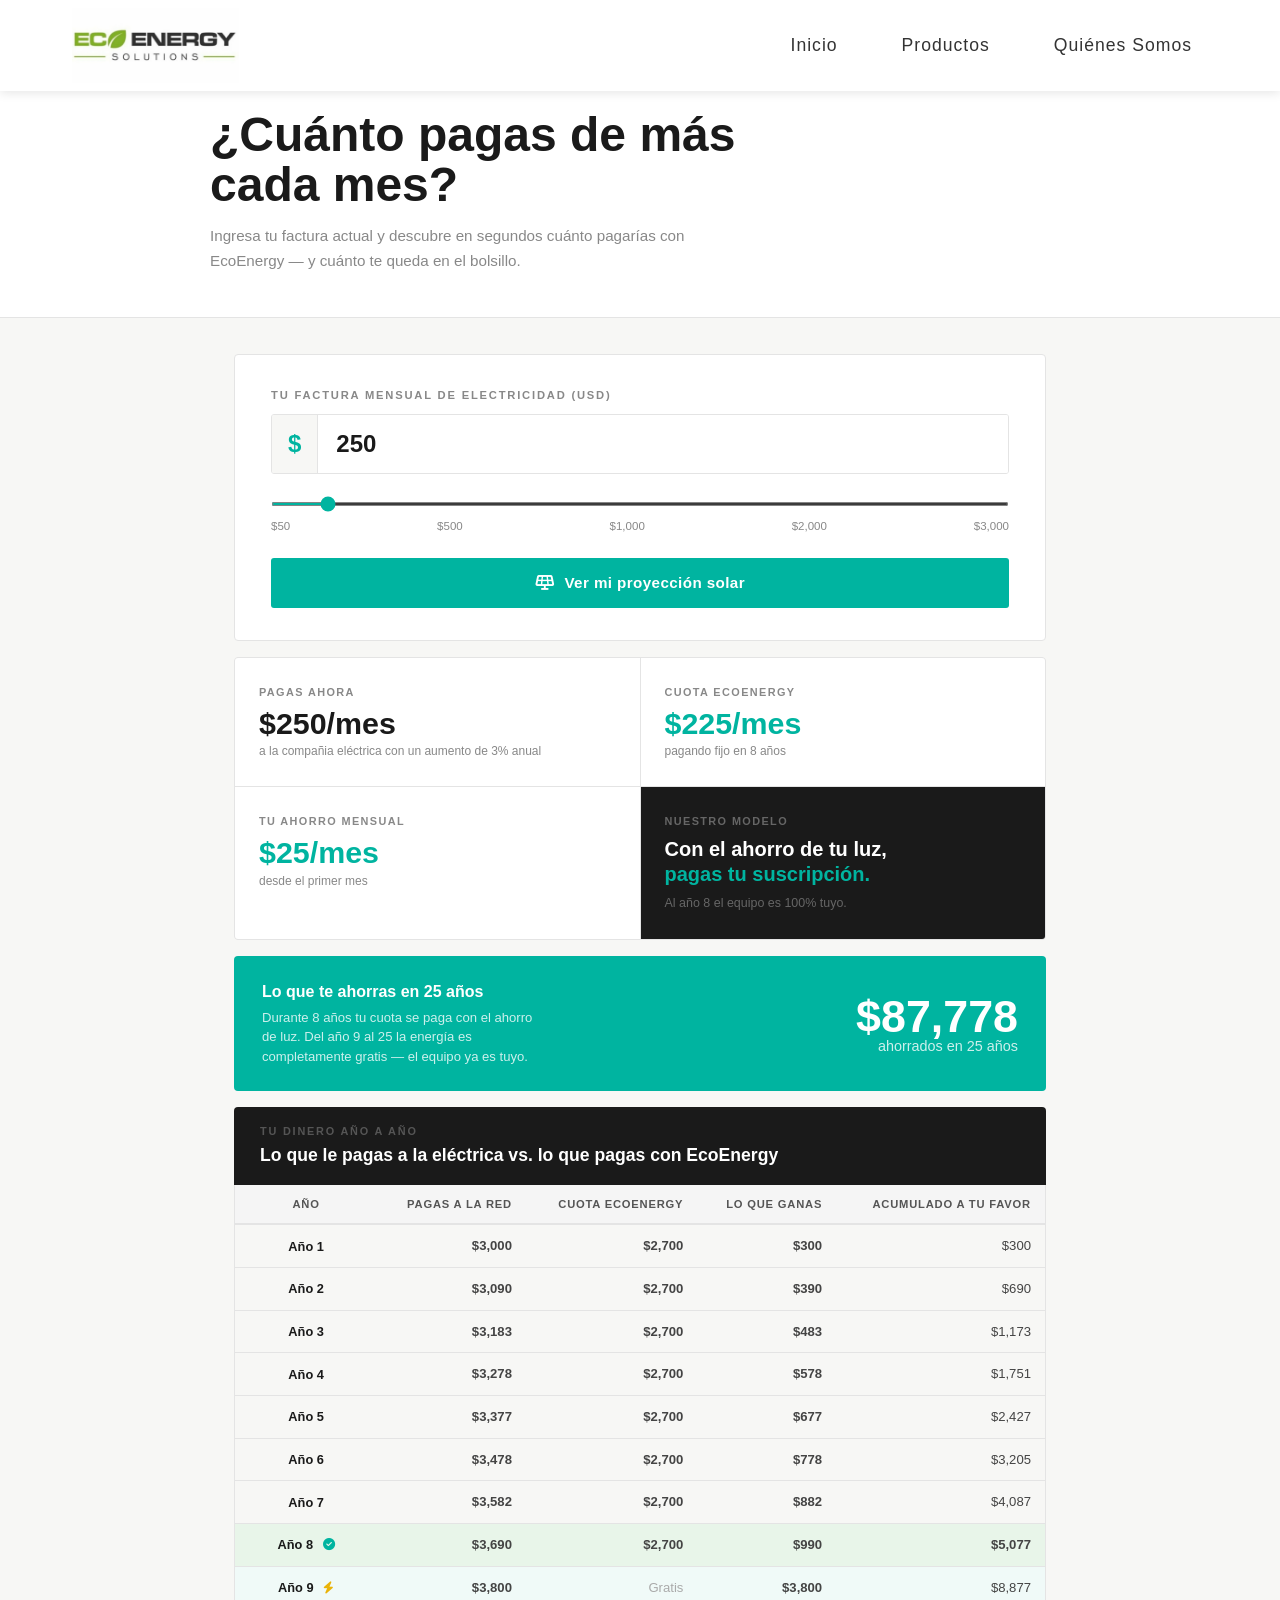
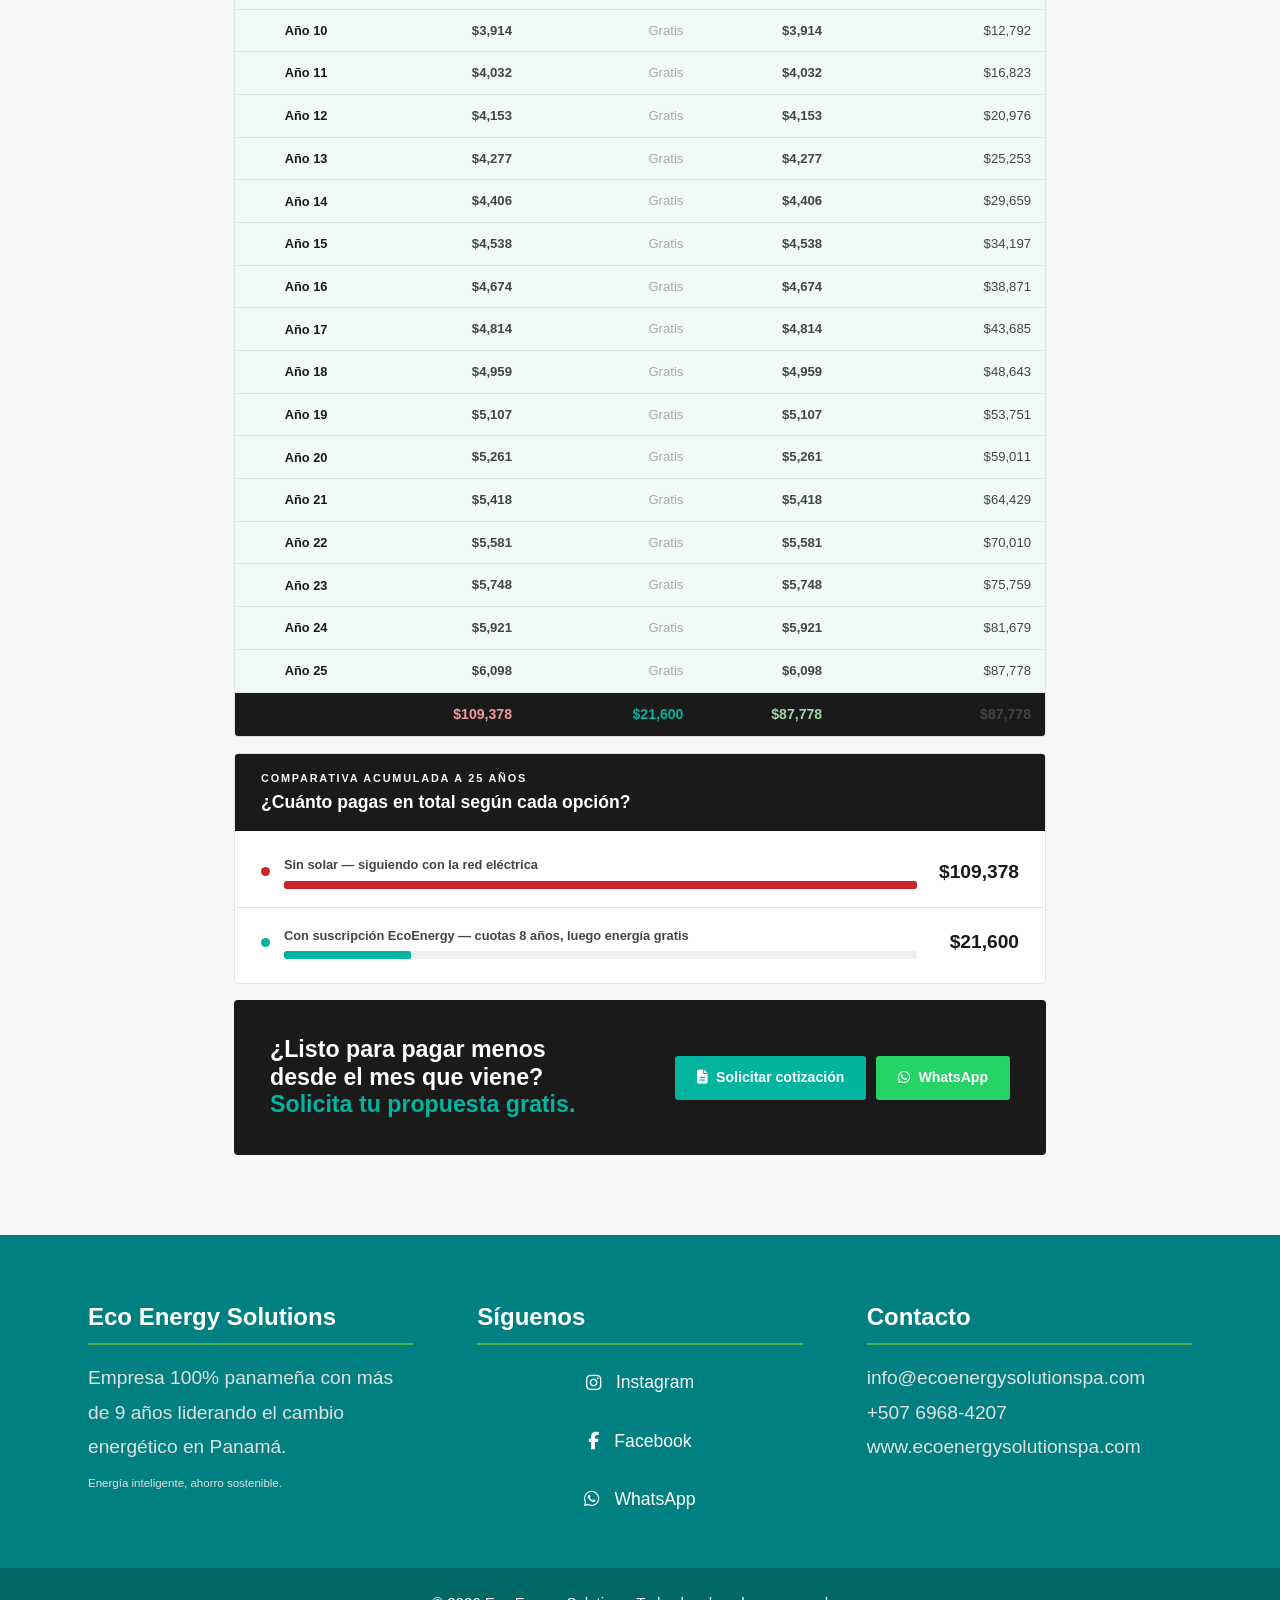
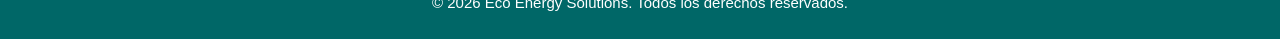
<file: calculadora.html>
<!DOCTYPE html>
<html lang="es">
<head>
<meta charset="UTF-8">
<meta name="viewport" content="width=device-width, initial-scale=1.0">
<title>Calculadora Solar — Eco Energy Solutions</title>
<link rel="stylesheet" href="https://cdnjs.cloudflare.com/ajax/libs/font-awesome/6.4.0/css/all.min.css">
  <link rel="stylesheet" href="styles.css">
  <link rel="stylesheet" href="home.css">
  <style>
*{box-sizing:border-box;margin:0;padding:0}
:root{
  --teal:#00b4a0;
  --teal-dark:#009688;
  --ink:#1a1a1a;
  --ink2:#444;
  --ink3:#888;
  --line:#e4e4e4;
  --bg:#f7f7f5;
  --white:#ffffff;
}
body{font-family:Arial, sans-serif;background:var(--bg);color:var(--ink);font-size:15px;line-height:1.5}

/* NAV - Igual al del index.html */
.navbar {
  position: fixed;
  top: 0;
  left: 0;
  width: 100%;
  z-index: 1000;
  background: white;
  box-shadow: 0 2px 10px rgba(0, 0, 0, 0.1);
  padding: 0;
}

.navbar-container {
  max-width: 1200px;
  margin: 0 auto;
  padding: 0 2rem;
  display: flex;
  justify-content: space-between;
  align-items: center;
}

.navbar-logo {
  display: flex;
  align-items: center;
  padding: 0.5rem 0;
}

.logo-img {
  height: 100px;
  max-height: 75px;
  width: auto;
  transition: transform 0.3s ease;
}

.navbar-menu {
  display: flex;
  list-style: none;
  gap: 2rem;
  margin: 0;
  padding: 0;
}

.nav-link {
  color: #333;
  text-decoration: none;
  font-size: 1.1rem;
  font-weight: 500;
  padding: 0.5rem 1rem;
  border-radius: 5px;
  transition: all 0.3s ease;
  position: relative;
  letter-spacing: 1px;
}

.nav-link:hover {
  color: #2e7d32;
}

.nav-link::after {
  content: '';
  position: absolute;
  bottom: 0;
  left: 50%;
  width: 0;
  height: 2px;
  background: #2e7d32;
  transition: all 0.3s ease;
  transform: translateX(-50%);
}

.nav-link:hover::after {
  width: 80%;
}

/* HEADER */
.page-header{background:var(--white);border-bottom:1px solid var(--line);padding:48px 32px 44px; padding-top: 110px}
.page-header-inner{max-width:860px;margin:0 auto}
.eyebrow{font-size:.72rem;letter-spacing:2px;text-transform:uppercase;color:var(--teal);margin-bottom:10px;font-weight:600}
.page-header h1{font-family:Arial, sans-serif;font-size:clamp(1.9rem,4vw,3rem);font-weight:700;color:var(--ink);line-height:1.05;margin-bottom:12px}
.page-header p{color:var(--ink3);max-width:500px;font-size:.95rem;line-height:1.65}

/* MAIN */
.main{max-width:860px;margin:0 auto;padding:36px 24px 80px}

/* INPUT CARD */
.card{background:var(--white);border:1px solid var(--line);border-radius:4px;padding:32px 36px;margin-bottom:16px}
.field-label{font-size:.7rem;letter-spacing:1.8px;text-transform:uppercase;color:var(--ink3);font-weight:600;margin-bottom:10px;display:block}
.amount-row{display:flex;align-items:center;border:1.5px solid var(--line);border-radius:3px;overflow:hidden;transition:border-color .2s}
.amount-row:focus-within{border-color:var(--teal)}
.amount-prefix{padding:0 16px;font-size:1.5rem;font-weight:700;color:var(--teal);background:var(--bg);border-right:1px solid var(--line);height:58px;display:flex;align-items:center}
.amount-input{border:none;outline:none;font-size:1.5rem;font-weight:700;font-family:Arial, sans-serif;color:var(--ink);padding:0 18px;height:58px;flex:1;background:var(--white);min-width:0}
.slide-row{margin-top:16px}
.slide-row input[type=range]{width:100%;accent-color:var(--teal);cursor:pointer;height:4px}
.slide-marks{display:flex;justify-content:space-between;margin-top:6px;font-size:.72rem;color:var(--ink3)}
.calc-btn{margin-top:22px;background:var(--teal);color:var(--white);border:none;padding:0 32px;height:50px;font-family:Arial, sans-serif;font-size:.95rem;font-weight:600;letter-spacing:.4px;cursor:pointer;border-radius:3px;transition:background .2s;display:inline-flex;align-items:center;gap:10px;width:100%;justify-content:center}
.calc-btn:hover{background:var(--teal-dark)}

/* RESULTADO */
#resultado{display:none}
#resultado.show{display:block;animation:rise .4s ease}
@keyframes rise{from{opacity:0;transform:translateY(14px)}to{opacity:1;transform:translateY(0)}}

/* GRID 2x2 */
.resumen-grid{display:grid;grid-template-columns:1fr 1fr;gap:1px;background:var(--line);border:1px solid var(--line);border-radius:4px;overflow:hidden;margin-bottom:16px}
.rc{background:var(--white);padding:26px 24px}
.rc-label{font-size:.68rem;letter-spacing:1.4px;text-transform:uppercase;color:var(--ink3);font-weight:600;margin-bottom:8px}
.rc-val{font-family:Arial, sans-serif;font-size:1.9rem;font-weight:700;color:var(--ink);line-height:1;margin-bottom:5px}
.rc-val.teal{color:var(--teal)}
.rc-sub{font-size:.75rem;color:var(--ink3);line-height:1.4}

/* celda especial — eslogan */
.rc.slogan{background:var(--ink);display:flex;flex-direction:column;justify-content:center}
.rc.slogan .rc-label{color:#666}
.rc.slogan .slogan-text{font-family:Arial, sans-serif;font-size:1.25rem;font-weight:700;color:var(--white);line-height:1.25;margin-bottom:8px}
.rc.slogan .slogan-text em{color:var(--teal);font-style:normal}
.rc.slogan .rc-sub{color:#666;font-size:.78rem}

/* AHORRO BANNER */
.ahorro-banner{background:var(--teal);border-radius:4px;padding:24px 28px;display:flex;align-items:center;justify-content:space-between;gap:16px;margin-bottom:16px;flex-wrap:wrap}
.ab-text strong{color:var(--white);font-size:1rem;display:block;margin-bottom:4px;font-weight:700}
.ab-text p{color:rgba(255,255,255,.8);font-size:.82rem;max-width:280px;line-height:1.5}
.ab-num{font-family:Arial, sans-serif;font-size:2.8rem;font-weight:700;color:var(--white);line-height:1;text-align:right}
.ab-num small{font-size:.9rem;font-weight:500;opacity:.8;display:block}

/* BARRAS */
.compare-card{background:var(--white);border:1px solid var(--line);border-radius:4px;overflow:hidden;margin-bottom:16px}
.compare-header{background:var(--ink);padding:16px 26px}
.compare-header p{color:#f8f6f6;font-size:.68rem;letter-spacing:1.8px;text-transform:uppercase;font-weight:600}
.compare-header h2{color:var(--white);font-family:Arial, sans-serif;font-size:1.1rem;font-weight:600;margin-top:3px}
.compare-rows{padding:6px 0}
.compare-row{display:flex;align-items:center;padding:18px 26px;border-bottom:1px solid var(--line);gap:14px}
.compare-row:last-child{border-bottom:none}
.cr-dot{width:9px;height:9px;border-radius:50%;flex-shrink:0}
.cr-dot.red{background:#c62828}
.cr-dot.teal{background:var(--teal)}
.cr-dot.gray{background:#90a4ae}
.cr-info{flex:1;min-width:0}
.cr-label{font-size:.8rem;font-weight:600;color:var(--ink2);margin-bottom:6px}
.cr-track{height:8px;background:#efefef;border-radius:2px;overflow:hidden}
.cr-fill{height:100%;border-radius:2px;transition:width 1.1s cubic-bezier(.4,0,.2,1)}
.cr-fill.red{background:#c62828}
.cr-fill.teal{background:var(--teal)}
.cr-fill.gray{background:#90a4ae}
.cr-val{font-family:Arial, sans-serif;font-size:1.2rem;font-weight:700;color:var(--ink);white-space:nowrap;min-width:88px;text-align:right}

/* CTA */
.cta-strip{background:var(--ink);padding:36px;border-radius:4px;display:flex;align-items:center;justify-content:space-between;gap:24px;flex-wrap:wrap}
.cta-strip h2{font-family:Arial, sans-serif;font-size:1.45rem;font-weight:700;color:var(--white);line-height:1.2}
.cta-strip h2 em{color:var(--teal);font-style:normal}
.cta-btns{display:flex;gap:10px;flex-wrap:wrap}
.btn-teal{background:var(--teal);color:var(--white);text-decoration:none;padding:0 22px;height:44px;display:inline-flex;align-items:center;gap:8px;border-radius:3px;font-weight:600;font-size:.88rem;transition:background .2s}
.btn-teal:hover{background:var(--teal-dark)}
.btn-wa{background:#25d366;color:var(--white);text-decoration:none;padding:0 22px;height:44px;display:inline-flex;align-items:center;gap:8px;border-radius:3px;font-weight:600;font-size:.88rem;transition:background .2s}
.btn-wa:hover{background:#1ebc58}

/* Footer - usa los estilos de home.css */
.footer {
    font-family: Arial, sans-serif;
}

@media(max-width:620px){
  .resumen-grid{grid-template-columns:1fr}
  .ahorro-banner{flex-direction:column;text-align:center}
  .ab-num{text-align:center;font-size:2.2rem}
  .cta-strip{flex-direction:column;text-align:center;padding:28px 24px}
  .cta-btns{justify-content:center}
  .footer-grid{grid-template-columns:1fr}
  .card{padding:24px 20px}
  .nav{padding:0 16px}
  .page-header{padding:36px 20px 32px}
}

/* TABLA DE GANANCIAS */
.tabla-section{margin-bottom:16px}
.tabla-header{background:var(--ink);padding:16px 26px;border-radius:4px 4px 0 0}
.tabla-header p{color:#555;font-size:.68rem;letter-spacing:1.8px;text-transform:uppercase;font-weight:600}
.tabla-header h2{color:var(--white);font-family:Arial,sans-serif;font-size:1.1rem;font-weight:600;margin-top:3px}

.tabla-flujo{width:100%;border-collapse:collapse;font-size:.82rem}
.tabla-wrap{border:1px solid var(--line);border-top:none;border-radius:0 0 4px 4px;overflow:hidden;overflow-x:auto}
.tabla-flujo thead tr{background:#f5f5f5}
.tabla-flujo thead th{padding:11px 14px;text-align:right;font-weight:700;font-size:.7rem;letter-spacing:.8px;text-transform:uppercase;color:#555;white-space:nowrap;border-bottom:2px solid var(--line)}
.tabla-flujo thead th:first-child{text-align:center}
.tabla-flujo tbody td{padding:11px 14px;text-align:right;color:var(--ink2);border-bottom:1px solid var(--line)}
.tabla-flujo tbody td:first-child{text-align:center;font-weight:700;color:var(--ink);font-size:.8rem}
.tabla-flujo tbody tr:last-child td{border-bottom:none}
.tabla-flujo tbody tr:hover{background:#fafff9}

/* Columna red — rojo suave */
.col-red{color:#c62828;font-weight:600}
/* Columna eco — teal */
.col-eco{color:var(--teal);font-weight:700}
/* Columna ahorro — verde oscuro destacado */
.col-win{color:#1b5e20;font-weight:700}
/* Fila año 8 — equipo libre */
.row-libre td{background:#e8f5e9;font-weight:700;color:#1b5e20}
/* Filas años 9+ — energía gratis */
.row-gratis td{background:#f0faf8}
.row-gratis .col-eco{color:#888;font-weight:400}
/* Fila total */
.row-total td{background:var(--ink);color:var(--white);font-weight:700;font-size:.88rem}
.row-total .col-red{color:#ef9a9a;font-weight:700}
.row-total .col-eco{color:var(--teal);font-weight:700}
.row-total .col-win{color:#a5d6a7;font-weight:700}
</style>
</head>
<body>

<nav class="navbar">
  <div class="navbar-container">
    <a href="/" class="navbar-logo">
      <img src="logo-ecoenergy.jpeg" alt="Logo Eco Energy Solutions" class="logo-img">
    </a>
    <ul class="navbar-menu">
      <li><a href="/" class="nav-link">Inicio</a></li>
      <li><a href="/productos" class="nav-link">Productos</a></li>
      <li><a href="/#quienes-somos" class="nav-link">Quiénes Somos</a></li>
    </ul>
  </div>
</nav>

<div class="page-header">
  <div class="page-header-inner">
    <h1>¿Cuánto pagas de más<br>cada mes?</h1>
    <p>Ingresa tu factura actual y descubre en segundos cuánto pagarías con EcoEnergy — y cuánto te queda en el bolsillo.</p>
  </div>
</div>

<div class="main">

  <!-- INPUT -->
  <div class="card">
    <label class="field-label">Tu factura mensual de electricidad (USD)</label>
    <div class="amount-row">
      <span class="amount-prefix">$</span>
      <input class="amount-input" type="number" id="bill" min="50" max="3000" step="5" value="250"
        oninput="document.getElementById('slider').value=this.value; calcular()">
    </div>
    <div class="slide-row">
      <input type="range" id="slider" min="50" max="3000" step="5" value="250"
        oninput="document.getElementById('bill').value=this.value; calcular()">
      <div class="slide-marks"><span>$50</span><span>$500</span><span>$1,000</span><span>$2,000</span><span>$3,000</span></div>
    </div>
    <button class="calc-btn" onclick="calcular()">
      <i class="fas fa-solar-panel"></i> Ver mi proyección solar
    </button>
  </div>

  <!-- RESULTADO -->
  <div id="resultado">

    <!-- GRID 2x2 -->
    <div class="resumen-grid">
      <div class="rc">
        <div class="rc-label">Pagas ahora</div>
        <div class="rc-val" id="r-red">—</div>
        <div class="rc-sub">a la compañia eléctrica con un aumento de 3% anual</div>
      </div>
      <div class="rc">
        <div class="rc-label">Cuota EcoEnergy</div>
        <div class="rc-val teal" id="r-cuota">—</div>
        <div class="rc-sub">pagando fijo en 8 años</div>
      </div>
      <div class="rc">
        <div class="rc-label">Tu ahorro mensual</div>
        <div class="rc-val teal" id="r-ahorro-mes">—</div>
        <div class="rc-sub">desde el primer mes</div>
      </div>
      <div class="rc slogan">
        <div class="rc-label">Nuestro modelo</div>
        <div class="slogan-text">Con el ahorro de tu luz,<br><em>pagas tu suscripción.</em></div>
        <div class="rc-sub">Al año 8 el equipo es 100% tuyo.</div>
      </div>
    </div>

    <!-- AHORRO 25 AÑOS -->
    <div class="ahorro-banner">
      <div class="ab-text">
        <strong>Lo que te ahorras en 25 años</strong>
        <p>Durante 8 años tu cuota se paga con el ahorro de luz. Del año 9 al 25 la energía es completamente gratis — el equipo ya es tuyo.</p>
      </div>
      <div class="ab-num">
        <span id="r-ahorro8">—</span>
        <small>ahorrados en 25 años</small>
      </div>
    </div>

    <!-- TABLA DE GANANCIAS AÑO A AÑO -->
    <div class="tabla-section">
      <div class="tabla-header">
        <p>Tu dinero año a año</p>
        <h2>Lo que le pagas a la eléctrica vs. lo que pagas con EcoEnergy</h2>
      </div>
      <div class="tabla-wrap">
        <table class="tabla-flujo">
          <thead>
            <tr>
              <th>Año</th>
              <th class="col-red">Pagas a la red</th>
              <th class="col-eco">Cuota EcoEnergy</th>
              <th class="col-win">Lo que ganas</th>
              <th>Acumulado a tu favor</th>
            </tr>
          </thead>
          <tbody id="flujo-body"></tbody>
        </table>
      </div>
    </div>

    <!-- BARRAS 25 AÑOS -->
    <div class="compare-card">
      <div class="compare-header">
        <p>Comparativa acumulada a 25 años</p>
        <h2>¿Cuánto pagas en total según cada opción?</h2>
      </div>
      <div class="compare-rows">
        <div class="compare-row">
          <div class="cr-dot red"></div>
          <div class="cr-info">
            <div class="cr-label">Sin solar — siguiendo con la red eléctrica</div>
            <div class="cr-track"><div class="cr-fill red" id="b-red" style="width:0%"></div></div>
          </div>
          <div class="cr-val" id="b-red-val">—</div>
        </div>
        <div class="compare-row">
          <div class="cr-dot teal"></div>
          <div class="cr-info">
            <div class="cr-label">Con suscripción EcoEnergy — cuotas 8 años, luego energía gratis</div>
            <div class="cr-track"><div class="cr-fill teal" id="b-eco" style="width:0%"></div></div>
          </div>
          <div class="cr-val" id="b-eco-val">—</div>
        </div>
        </div> <!-- cierra compare-rows -->
      </div> <!-- cierra compare-card -->
    </div> <!-- cierra #resultado -->

    <!-- CTA -->
    <div class="cta-strip">
      <h2>¿Listo para pagar menos<br>desde el mes que viene?<br><em>Solicita tu propuesta gratis.</em></h2>
      <div class="cta-btns">
        <a href="/index.html#contacto" class="btn-teal"><i class="fas fa-file-alt"></i> Solicitar cotización</a>
        <a id="wa-btn" href="https://wa.me/50769684207" target="_blank" class="btn-wa"><i class="fab fa-whatsapp"></i> WhatsApp</a>
      </div>
    </div>

  </div> <!-- cierra .main -->

<!-- Footer -->
<footer class="footer">
  <div class="footer-container">
    <div class="footer-section">
      <h3>Eco Energy Solutions</h3>
      <p>Empresa 100% panameña con más de 9 años liderando el cambio energético en Panamá.</p>
      <p style="margin-top:8px;color:rgb(224, 224, 224);font-size:.72rem">Energía inteligente, ahorro sostenible.</p>
    </div>
    <div class="footer-section">
      <h3>Síguenos</h3>
      <div class="social-links">
        <a href="https://www.instagram.com/ecoenergysolutionspty/" target="_blank" class="social-link">
          <i class="fab fa-instagram" style="margin-right:7px"></i>Instagram
        </a>
        <a href="https://www.facebook.com/EcoEnergySolutionsPTY/" target="_blank" class="social-link">
          <i class="fab fa-facebook-f" style="margin-right:7px"></i>Facebook
        </a>
        <a href="https://wa.me/50769684207" target="_blank" class="social-link">
          <i class="fab fa-whatsapp" style="margin-right:7px"></i>WhatsApp
        </a>
      </div>
    </div>
    <div class="footer-section">
      <h3>Contacto</h3>
      <p>info@ecoenergysolutionspa.com</p>
      <p>+507 6968-4207</p>
      <p>www.ecoenergysolutionspa.com</p>
    </div>
  </div>
  <div class="footer-bottom">&copy; 2026 Eco Energy Solutions. Todos los derechos reservados.</div>
</footer>

<script>
const TASA_ALZA   = 0.03;  // 3% alza anual red eléctrica
const ANOS_SUB    = 8;
// Ratio costo sistema basado en propuesta real: $11,597 para $250.89/mes
const RATIO_COST_PER_BILL = 11597 / 250.89;

function fmt(n){ return '$' + Math.round(n).toLocaleString('es-PA') }

function calcular(){
  const bill = parseFloat(document.getElementById('bill').value) || 0;
  if(bill < 50) return;

  // Descuento: 0% hasta $200, 10% arriba de $200
  const DESCUENTO = bill > 200 ? 0.10 : 0;
  const cuota      = Math.round(bill * (1 - DESCUENTO));
  const ahorroMes  = bill - cuota;
  const costoTotal = bill * RATIO_COST_PER_BILL;

  // Grid 2x2
  document.getElementById('r-red').textContent       = fmt(bill) + '/mes';
  document.getElementById('r-cuota').textContent     = fmt(cuota) + '/mes';
  document.getElementById('r-ahorro-mes').textContent = fmt(ahorroMes) + '/mes';

// Loop 25 años — tabla + acumulados
let ahorro25 = 0, totalRed25 = 0, totalEco25 = 0, acumulado = 0;
let tablaHTML = '';

for(let y = 1; y <= 25; y++){
  const redAnual = bill * 12 * Math.pow(1 + TASA_ALZA, y - 1);
  totalRed25 += redAnual;

  // Años 1-8: paga cuota. Años 9-25: energía gratis ($0)
  const cuotaAnual = y <= ANOS_SUB ? cuota * 12 : 0;
  totalEco25 += cuotaAnual;

  const gananciaAnual = redAnual - cuotaAnual;
  ahorro25 += gananciaAnual;
  acumulado += gananciaAnual;

  // Clases especiales por fila
  let rowClass = '';
  if(y === ANOS_SUB) rowClass = 'row-libre';
  else if(y > ANOS_SUB) rowClass = 'row-gratis';

  // Etiqueta especial
  let yearLabel = `Año ${y}`;
  if(y === ANOS_SUB) {
    // Icono de completado/logro en color Teal
    yearLabel = `Año ${y} <i class="fas fa-check-circle" style="color: var(--teal); margin-left: 6px; font-size: 0.95em;" title="Equipo 100% pagado"></i>`;
  }
  if(y === ANOS_SUB + 1) {
    // Icono de energía limpia en color amarillo/dorado profesional
    yearLabel = `Año ${y} <i class="fas fa-bolt" style="color: #eab308; margin-left: 6px; font-size: 0.95em;" title="Inicia energía gratis"></i>`;
  }

  // Texto cuota
  const cuotaTexto = cuotaAnual > 0 ? fmt(cuotaAnual) : '<span style="color:#aaa;font-weight:400">Gratis</span>';

  tablaHTML += `<tr class="${rowClass}">
    <td>${yearLabel}</td>
    <td class="col-red">${fmt(redAnual)}</td>
    <td class="col-eco">${cuotaTexto}</td>
    <td class="col-win">${fmt(gananciaAnual)}</td>
    <td>${fmt(acumulado)}</td>
  </tr>`;
}

// Fila TOTAL
tablaHTML += `<tr class="row-total">
  <td>TOTAL 25 AÑOS</td>
  <td class="col-red">${fmt(totalRed25)}</td>
  <td class="col-eco">${fmt(totalEco25)}</td>
  <td class="col-win">${fmt(ahorro25)}</td>
  <td>${fmt(ahorro25)}</td>
</tr>`;

document.getElementById('flujo-body').innerHTML = tablaHTML;
document.getElementById('r-ahorro8').textContent = fmt(ahorro25);

  // Barras
  const maxVal = Math.max(totalRed25, totalEco25);
  setTimeout(()=>{
    document.getElementById('b-red').style.width = '100%';
    document.getElementById('b-eco').style.width = Math.round((totalEco25) / maxVal * 100) + '%';
  }, 60);
  document.getElementById('b-red-val').textContent = fmt(totalRed25);
  document.getElementById('b-eco-val').textContent = fmt(totalEco25);

// WA precargado
const msg = encodeURIComponent(`Hola, usé la calculadora de EcoEnergy. Mi factura es de ${fmt(bill)}/mes. Con EcoEnergy pagaría ${fmt(cuota)}/mes y ganaría ${fmt(ahorro25)} en 25 años. ¿Me pueden enviar una propuesta?`);
  document.getElementById('wa-btn').href = `https://wa.me/50769684207?text=${msg}`;

  // Mostrar resultado
  const res = document.getElementById('resultado');
  if(!res.classList.contains('show')){
    res.classList.add('show');
    setTimeout(()=> res.scrollIntoView({behavior:'smooth',block:'start'}), 60);
  }
}

window.addEventListener('load', calcular);
</script>
</body>
</html>
</file>
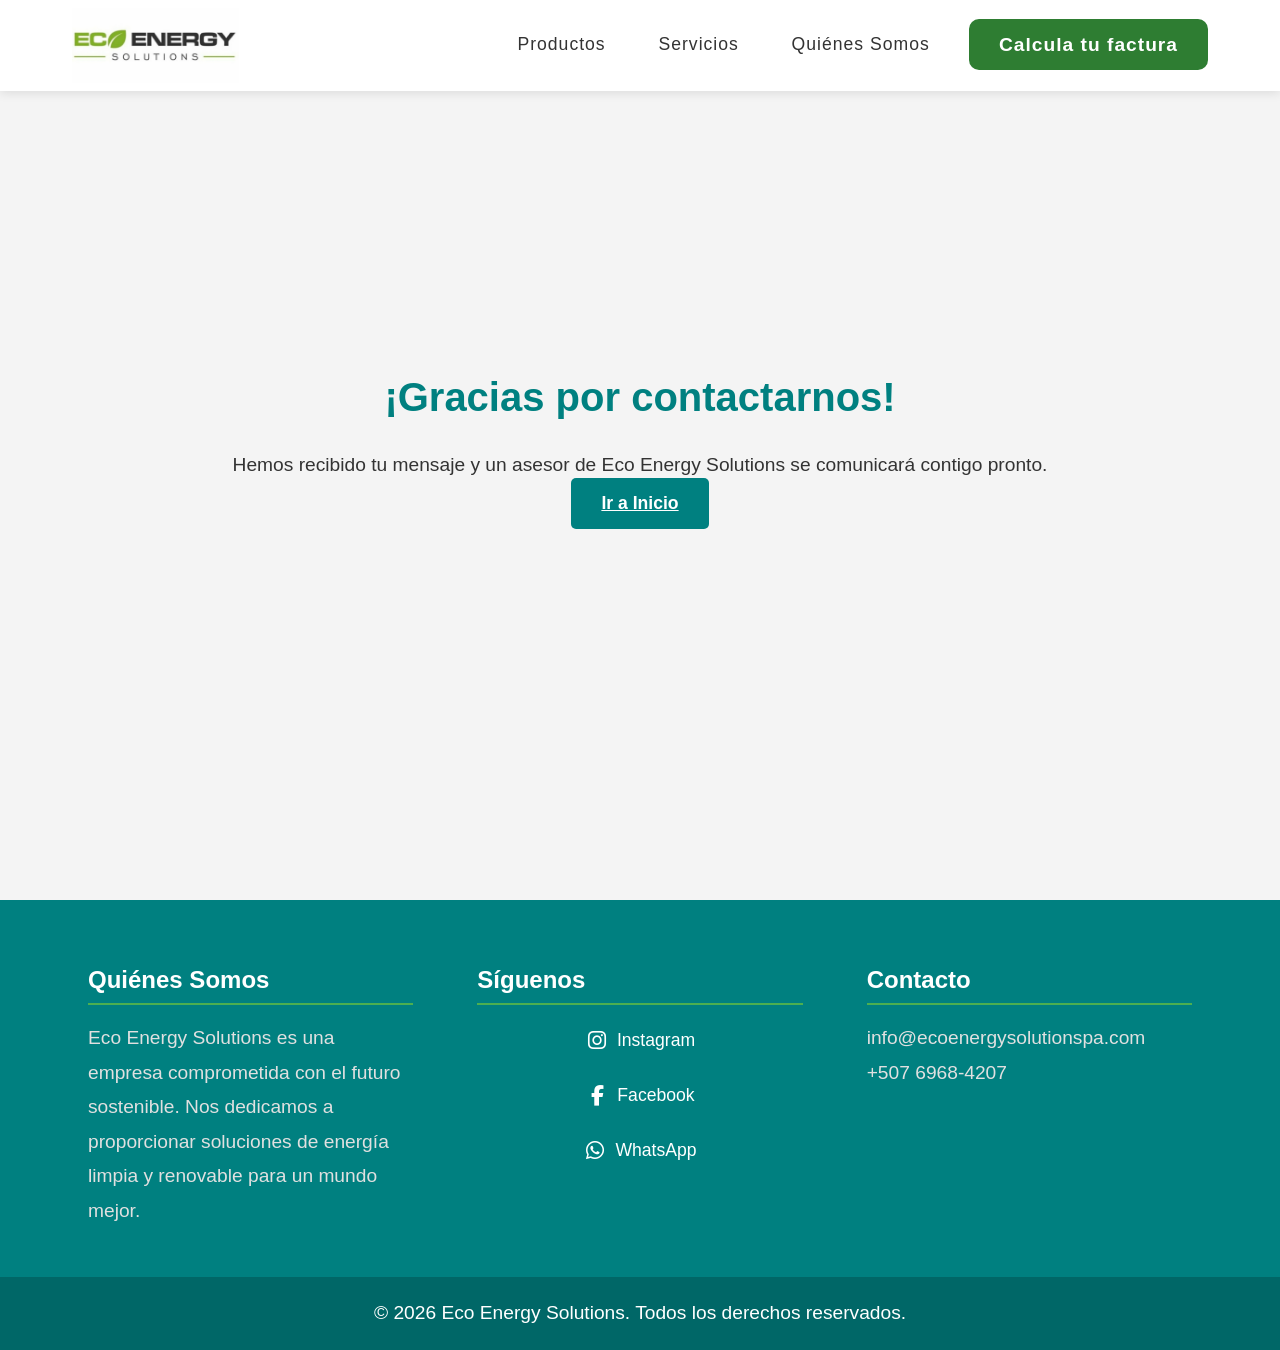
<file: gracias.html>
<!DOCTYPE html>
<html lang="es">
<head>
    <meta charset="UTF-8">
    <meta name="viewport" content="width=device-width, initial-scale=1.0">
    <title>Gracias - Eco Energy Solutions</title>
    <link rel="stylesheet" href="styles.css">
    <link rel="stylesheet" href="home.css">
    <link rel="stylesheet" href="https://cdnjs.cloudflare.com/ajax/libs/font-awesome/6.4.0/css/all.min.css">
    <link rel="stylesheet" href="https://cdn.jsdelivr.net/npm/swiper@11/swiper-bundle.min.css">
</head>
<body>
    <!-- Navegación -->
    <nav class="navbar">
        <div class="navbar-container">
            <a href="#" class="navbar-logo">
                <img src="logo-ecoenergy.jpeg" alt="Logo Eco Energy Solutions" class="logo-img">
            </a>
            <ul class="navbar-menu">
                <li><a href="productos" class="nav-link">Productos</a></li>
                <li><a href="productos" class="nav-link">Servicios</a></li>
                <li><a href="#quienes-somos" class="nav-link">Quiénes Somos</a></li>
                <li><a href="calculadora" class="nav-link btn-calcular">Calcula tu factura</a></li>
            </ul>
        </div>
    </nav>

    <!-- Sección Gracias -->
    <section class="hero" style="min-height: 60vh; display: flex; flex-direction: column; justify-content: center; align-items: center; text-align: center; padding: 2rem;">
        <h2 class="section-title">¡Gracias por contactarnos!</h2>
        <p class="thank-you-message">Hemos recibido tu mensaje y un asesor de Eco Energy Solutions se comunicará contigo pronto.</p>
        <a href="index.html" class="form-button">Ir a Inicio</a>
    </section>

    <!-- Footer -->
    <footer class="footer">
        <div class="footer-container">
            <div class="footer-section">
                <h3>Quiénes Somos</h3>
                <p>Eco Energy Solutions es una empresa comprometida con el futuro sostenible. Nos dedicamos a proporcionar soluciones de energía limpia y renovable para un mundo mejor.</p>
            </div>
            <div class="footer-section">
                <h3>Síguenos</h3>
                <div class="social-links">
                    <a href="https://www.instagram.com/ecoenergysolutionspty/" target="_blank" class="social-link">
                        <i class="fab fa-instagram social-icon"></i>
                        Instagram
                    </a>
                    <a href="https://www.facebook.com/EcoEnergySolutionsPTY/" target="_blank" class="social-link">
                        <i class="fab fa-facebook-f social-icon"></i>
                        Facebook
                    </a>
                    <a href="https://wa.me/50769684207" target="_blank" class="social-link">
                        <i class="fab fa-whatsapp social-icon"></i>
                        WhatsApp
                    </a>
                </div>
            </div>
            <div class="footer-section">
                <h3>Contacto</h3>
                <p>info@ecoenergysolutionspa.com</p>
                <p>+507 6968-4207</p>
            </div>
        </div>
        <div class="footer-bottom">
            <p>&copy; 2026 Eco Energy Solutions. Todos los derechos reservados.</p>
        </div>
    </footer>

    <script src="script.js"></script>
    <script src="https://cdn.jsdelivr.net/npm/swiper@11/swiper-bundle.min.js"></script>
</body>
</html>
</file>
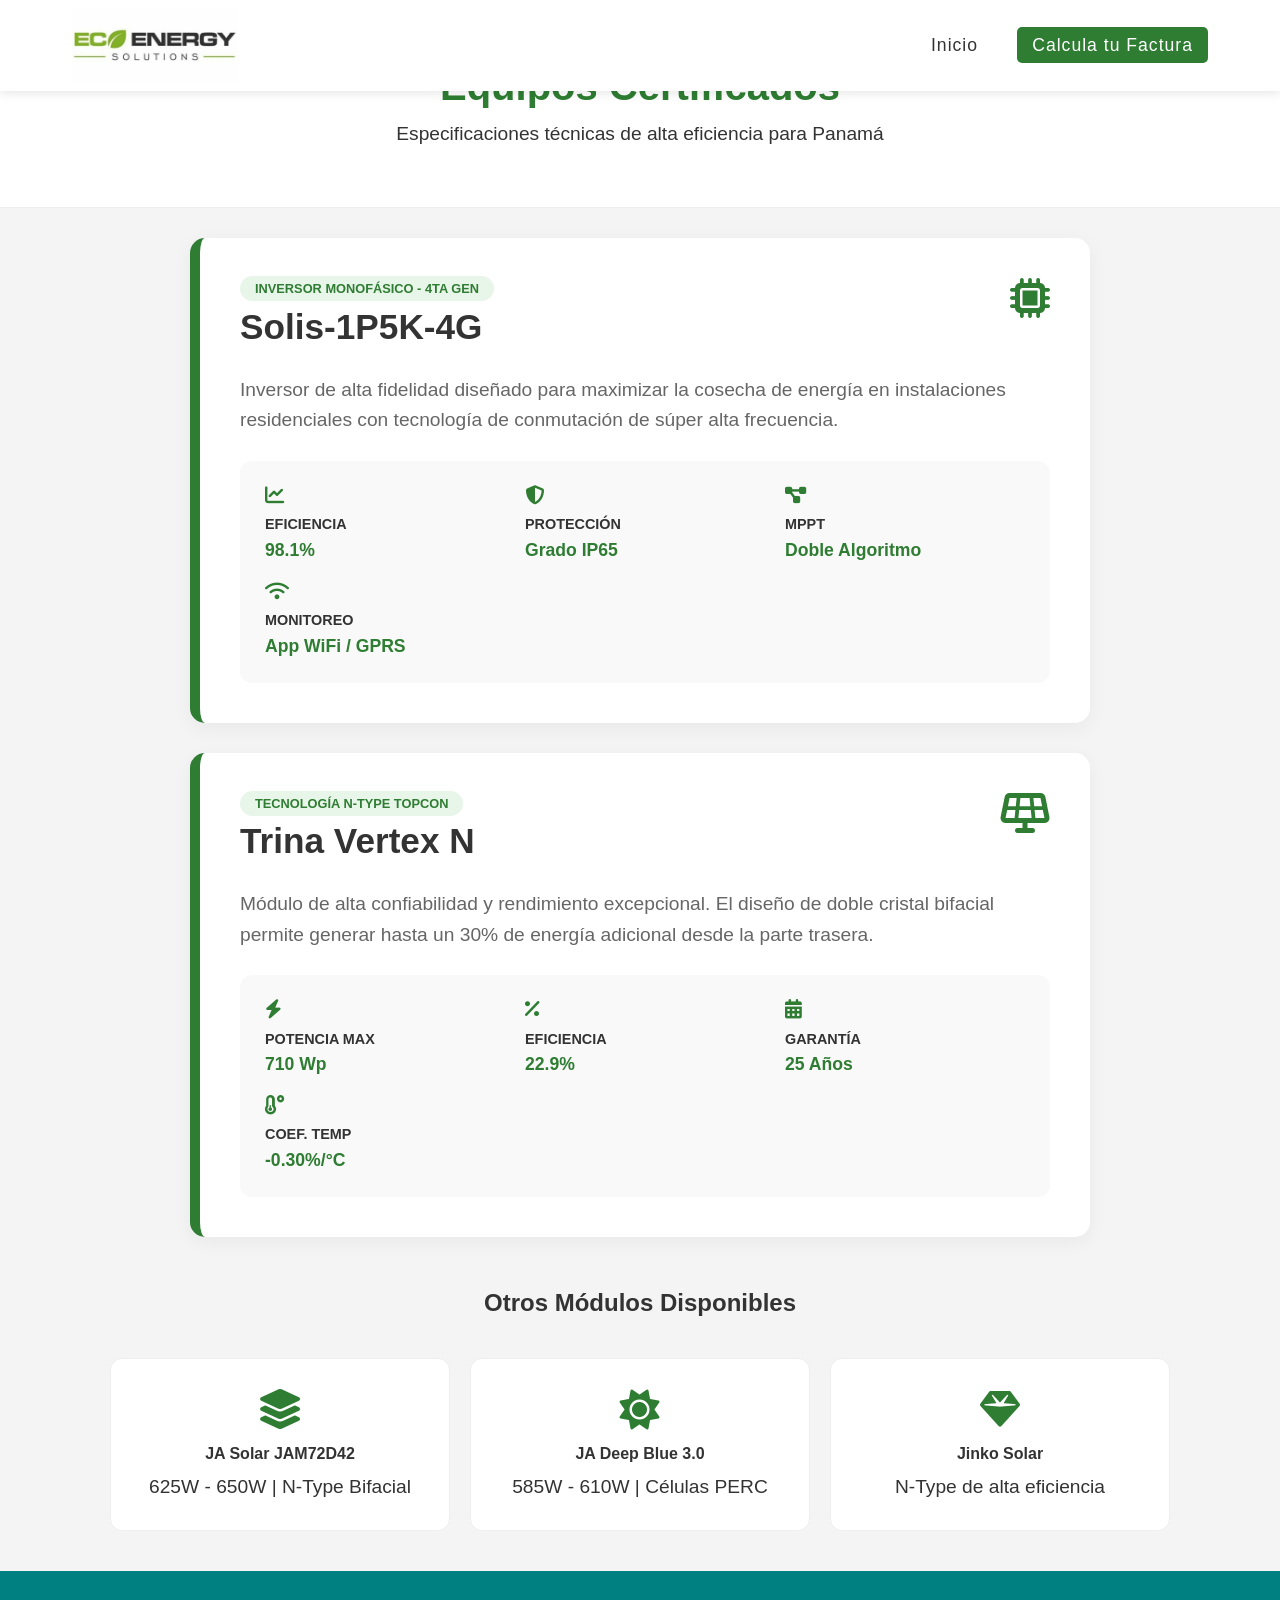
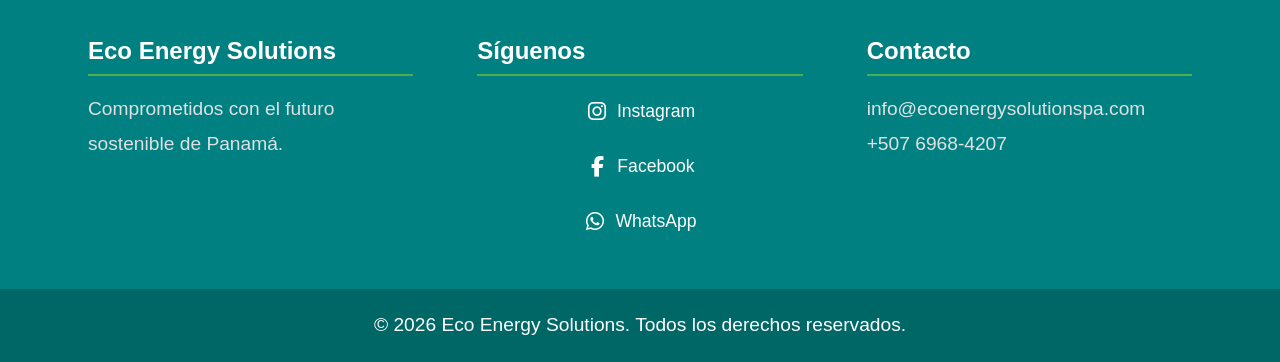
<file: productos.html>
<!DOCTYPE html>
<html lang="es">
<head>
    <meta charset="UTF-8">
    <meta name="viewport" content="width=device-width, initial-scale=1.0">
    <title>Productos - Eco Energy Solutions</title>
    <link rel="stylesheet" href="styles.css">
    <link rel="stylesheet" href="home.css">
    <link rel="stylesheet" href="https://cdnjs.cloudflare.com/ajax/libs/font-awesome/6.4.0/css/all.min.css">
    <style>
        .productos-page { padding-top: 120px; }
        .page-header { text-align: center; padding: 60px 20px; background: #ffffff; border-bottom: 1px solid #eee; }
        .page-header h1 { color: #2e7d32; font-size: 2.5rem; margin-bottom: 10px; }
        
        /* Contenedor de Producto Estilo Ficha Técnica */
        .ficha-producto {
            max-width: 900px;
            margin: 30px auto;
            padding: 40px;
            border-radius: 15px;
            background: #ffffff;
            box-shadow: 0 5px 20px rgba(0,0,0,0.05);
            border-left: 10px solid #2e7d32;
        }

        .header-ficha { display: flex; justify-content: space-between; align-items: flex-start; margin-bottom: 20px; }
        .badge-tecnologia { background: #e8f5e9; color: #2e7d32; padding: 5px 15px; border-radius: 50px; font-weight: bold; font-size: 0.8rem; }
        
        .ficha-producto h3 { font-size: 2.2rem; color: #333; margin: 5px 0; }
        .ficha-producto p { color: #666; line-height: 1.6; margin-bottom: 25px; }

        /* Cuadrícula de Especificaciones */
        .specs-grid {
            display: grid;
            grid-template-columns: repeat(auto-fit, minmax(180px, 1fr));
            gap: 20px;
            background: #f9f9f9;
            padding: 25px;
            border-radius: 12px;
        }

        .spec-item { display: flex; flex-direction: column; gap: 5px; }
        .spec-item i { color: #2e7d32; font-size: 1.2rem; margin-bottom: 5px; }
        .spec-item strong { font-size: 0.9rem; color: #333; text-transform: uppercase; }
        .spec-item span { font-size: 1.1rem; color: #2e7d32; font-weight: bold; }

        /* Grid de Otros Paneles */
        .paneles-grid {
            display: grid;
            grid-template-columns: repeat(auto-fit, minmax(280px, 1fr));
            gap: 20px;
            max-width: 1100px;
            margin: 40px auto;
            padding: 0 20px;
        }

        .panel-simple-card {
            background: white;
            padding: 30px;
            border-radius: 12px;
            border: 1px solid #eee;
            text-align: center;
            transition: 0.3s;
        }

        .panel-simple-card:hover { transform: translateY(-5px); border-color: #2e7d32; }
        .panel-simple-card i { font-size: 2.5rem; color: #2e7d32; margin-bottom: 15px; }
        .panel-simple-card h4 { color: #333; margin-bottom: 10px; }
    </style>
</head>
<body>
    <nav class="navbar">
        <div class="navbar-container">
            <a href="/" class="navbar-logo">
                <img src="logo-ecoenergy.jpeg" alt="Logo Eco Energy Solutions" class="logo-img">
            </a>
            <ul class="navbar-menu">
                <li><a href="/" class="nav-link">Inicio</a></li>
                <li><a href="calculadora" class="nav-link" style="background: #2e7d32; color: white; padding: 8px 15px; border-radius: 5px;">Calcula tu Factura</a></li>
            </ul>
        </div>
    </nav>

    <div class="page-header">
        <h1>Equipos Certificados</h1>
        <p>Especificaciones técnicas de alta eficiencia para Panamá</p>
    </div>

    <div class="ficha-producto">
        <div class="header-ficha">
            <div>
                <span class="badge-tecnologia">INVERSOR MONOFÁSICO - 4TA GEN</span>
                <h3>Solis-1P5K-4G</h3>
            </div>
            <i class="fas fa-microchip" style="font-size: 2.5rem; color: #2e7d32;"></i>
        </div>
        <p>Inversor de alta fidelidad diseñado para maximizar la cosecha de energía en instalaciones residenciales con tecnología de conmutación de súper alta frecuencia.</p>
        
        <div class="specs-grid">
            <div class="spec-item">
                <i class="fas fa-chart-line"></i>
                <strong>Eficiencia</strong>
                <span>98.1%</span>
            </div>
            <div class="spec-item">
                <i class="fas fa-shield-alt"></i>
                <strong>Protección</strong>
                <span>Grado IP65</span>
            </div>
            <div class="spec-item">
                <i class="fas fa-project-diagram"></i>
                <strong>MPPT</strong>
                <span>Doble Algoritmo</span>
            </div>
            <div class="spec-item">
                <i class="fas fa-wifi"></i>
                <strong>Monitoreo</strong>
                <span>App WiFi / GPRS</span>
            </div>
        </div>
    </div>

    <div class="ficha-producto">
        <div class="header-ficha">
            <div>
                <span class="badge-tecnologia">TECNOLOGÍA N-TYPE TOPCON</span>
                <h3>Trina Vertex N</h3>
            </div>
            <i class="fas fa-solar-panel" style="font-size: 2.5rem; color: #2e7d32;"></i>
        </div>
        <p>Módulo de alta confiabilidad y rendimiento excepcional. El diseño de doble cristal bifacial permite generar hasta un 30% de energía adicional desde la parte trasera.</p>
        
        <div class="specs-grid">
            <div class="spec-item">
                <i class="fas fa-bolt"></i>
                <strong>Potencia Max</strong>
                <span>710 Wp</span>
            </div>
            <div class="spec-item">
                <i class="fas fa-percentage"></i>
                <strong>Eficiencia</strong>
                <span>22.9%</span>
            </div>
            <div class="spec-item">
                <i class="fas fa-calendar-alt"></i>
                <strong>Garantía</strong>
                <span>25 Años</span>
            </div>
            <div class="spec-item">
                <i class="fas fa-temperature-low"></i>
                <strong>Coef. Temp</strong>
                <span>-0.30%/°C</span>
            </div>
        </div>
    </div>

    <h2 style="text-align: center; color: #333; margin: 50px 0 20px;">Otros Módulos Disponibles</h2>

    <div class="paneles-grid">
        <div class="panel-simple-card">
            <i class="fas fa-layer-group"></i>
            <h4>JA Solar JAM72D42</h4>
            <p>625W - 650W | N-Type Bifacial</p>
        </div>
        <div class="panel-simple-card">
            <i class="fas fa-sun"></i>
            <h4>JA Deep Blue 3.0</h4>
            <p>585W - 610W | Células PERC</p>
        </div>
        <div class="panel-simple-card">
            <i class="fas fa-gem"></i>
            <h4>Jinko Solar</h4>
            <p>N-Type de alta eficiencia</p>
        </div>
    </div>

    <footer class="footer">
        <div class="footer-container">
            <div class="footer-section">
                <h3>Eco Energy Solutions</h3>
                <p>Comprometidos con el futuro sostenible de Panamá.</p>
            </div>
            <div class="footer-section">
                <h3>Síguenos</h3>
                <div class="social-links">
                    <a href="https://www.instagram.com/ecoenergysolutionspty/" target="_blank" class="social-link"><i class="fab fa-instagram social-icon"></i> Instagram</a>
                    <a href="https://www.facebook.com/EcoEnergySolutionsPTY/" target="_blank" class="social-link"><i class="fab fa-facebook-f social-icon"></i> Facebook</a>
                    <a href="https://wa.me/50769684207" target="_blank" class="social-link"><i class="fab fa-whatsapp social-icon"></i> WhatsApp</a>
                </div>
            </div>
            <div class="footer-section">
                <h3>Contacto</h3>
                <p>info@ecoenergysolutionspa.com</p>
                <p>+507 6968-4207</p>
            </div>
        </div>
        <div class="footer-bottom">
            <p>&copy; 2026 Eco Energy Solutions. Todos los derechos reservados.</p>
        </div>
    </footer>
</body>
</html>
</file>
<file: styles.css>
/* Estilos generales para Eco Energy */
* {
    margin: 0;
    padding: 0;
    box-sizing: border-box;
}

body {
    font-family: Arial, sans-serif;
    line-height: 1.3;
    color: #333;
    background-color: #f4f4f4;
}

h1 {
    color: #2e7d32;
    font-size: 2.5rem;
    margin-bottom: 1rem;
}

p {
    font-size: 1.2rem;
}

/* Estilo refinado para Financiamiento Directo */
.tarjeta-financiamiento {
    position: relative;
    background: #ffffff;
    transition: all 0.3s ease;
}

.tarjeta-financiamiento:hover {
    background: #f9fdf9;
    border-color: #2e7d32;
}

.etiqueta-exclusivo {
    position: absolute;
    top: -12px;
    left: 50%;
    transform: translateX(-50%);
    color: #ffffff;
    font-weight: bold;
    font-size: 0.75rem;
    padding: 4px 18px;
    border-radius: 4px;
    text-transform: uppercase;
    letter-spacing: 1px;
}

.texto-destacado {
    color: #1b5e20;
    font-size: 1.1rem;
    margin-bottom: 10px;
    display: block;
}
</file>
<file: home.css>
/* Estilos específicos para la página home */

/* Navbar */
.navbar {
    position: fixed;
    top: 0;
    left: 0;
    width: 100%;
    z-index: 1000;
    background: white;
    backdrop-filter: blur(10px);
    padding: 0rem 0;
    transition: top 0.3s;
    box-shadow: 0 2px 10px rgba(0, 0, 0, 0.1);
}

.navbar-static {
    position: static;
    box-shadow: none;
}

.navbar-container {
    max-width: 1200px;
    margin: 0 auto;
    padding: 0 2rem;
    display: flex;
    justify-content: space-between;
    align-items: center;
}

.navbar-logo {
    display: flex;
    align-items: center;
    padding: 0.5rem 0;
}

.logo-img {
    height: 100px;
    max-height: 75px;
    width: auto;
    transition: transform 0.3s ease;
}

.logo-img:hover {
    transform: scale(1.05);
}

.navbar-logo:hover {
    color: inherit;
}

.navbar-menu {
    display: flex;
    list-style: none;
    gap: 1.6rem;
    margin: 0;
    padding: 0;
}

.nav-link {
    color: #333;
    text-decoration: none;
    font-size: 1.1rem;
    font-weight: 500;
    padding: 0.5rem 0.85rem;
    border-radius: 5px;
    transition: all 0.3s ease;
    position: relative;
    letter-spacing: 1px;
}

.nav-link::after {
    content: '';
    position: absolute;
    bottom: 0;
    left: 50%;
    width: 0;
    height: 2px;
    background: #2e7d32;
    transition: all 0.3s ease;
    transform: translateX(-50%);
}

.nav-link:hover {
    color: #2e7d32;
}

.nav-link:hover::after {
    width: 80%;
}

/* Hero Section (Video) */
.hero {
    position: relative;
    width: 100%;
    height: 100vh;
    overflow: hidden;
}

.hero-video {
    position: absolute;
    top: 0;
    left: 0;
    width: 100%;
    height: 100%;
    object-fit: cover;
    z-index: -2;
    display: block !important;
}

.hero-overlay {
    position: absolute;
    top: 0;
    left: 0;
    width: 100%;
    height: 100%;
    background: rgba(0, 0, 0, 0.5);
    z-index: -1;
}

.hero-content {
    position: relative;
    z-index: 2;
    text-align: center;
    color: #fff;
    padding: 2rem;
    max-width: 800px;
    display: flex;
    flex-direction: column;
    justify-content: center;
    align-items: center;
    height: 100%;
}

/* (Se mantienen estilos existentes para .hero-title y .hero-subtitle) */


/* NOTA: secciones .hero-swiper/.hero-slide/.slide-image eliminadas por el uso de video en el hero */


/* .hero-slide removed (hero now uses video background) */




.hero-overlay {
    position: absolute;
    top: 0;
    left: 0;
    width: 100%;
    height: 100%;
    background: rgba(0, 0, 0, 0.5);
    z-index: 1;
}

.hero-content {
    position: relative;
    z-index: 2;
    text-align: center;
    color: white;
    padding: 2rem;
    max-width: 800px;
    display: flex;
    flex-direction: column;
    justify-content: center;
    align-items: center;
    height: 100%;
}

.hero-title {
    font-size: 4rem;
    font-weight: bold;
    margin-bottom: 1rem;
    text-shadow: 2px 2px 4px rgba(0, 0, 0, 0.5);
    opacity: 0;
    transform: translateY(30px);
    animation: fadeInUp 1s ease forwards;
}

.hero-subtitle {
    font-size: 1.8rem;
    font-weight: 300;
    color: #fff;
    text-shadow: 2px 2px 4px rgba(0, 0, 0, 0.7);
    opacity: 0;
    transform: translateY(30px);
    animation: fadeInUp 1s ease 0.3s forwards;
}


@keyframes fadeInUp {
    to {
        opacity: 1;
        transform: translateY(0);
    }
}

/* Swiper Navigation */
.swiper-pagination {
    z-index: 3;
}

.swiper-pagination-bullet {
    background: white;
    opacity: 0.7;
}

.swiper-pagination-bullet-active {
    background: #008080;
    opacity: 1;
}

.swiper-button-next,
.swiper-button-prev {
    color: white;
    z-index: 3;
}

.swiper-button-next:hover,
.swiper-button-prev:hover {
    color: #008080;
}

/* Sección Aliados */
.aliados-section {
    padding: 60px 20px;
    text-align: center;
    background-color: #f9f9f9;
}

.aliados-swiper {
    width: 100%;
    height: 150px;
    padding: 20px 0;
}

.aliados-swiper .swiper-wrapper {
    /* Swiper maneja el layout internamente - no forzar flex aquí */
}

.aliados-swiper .swiper-slide {
    display: flex !important;
    align-items: center;
    justify-content: center;
}

.partner-logo {
    width: 100%;
    max-width: 300px; /* Hace los logos más grandes */
    max-height: 150px; /* Limita la altura para que no se deformen */
    object-fit: contain; /* Mantiene la proporción sin recortar */
    filter: grayscale(100%);
    opacity: 0.6;
    transition: 0.2s;
    mix-blend-mode: multiply; /* Truco para quitar el fondo blanco */
    margin: 0 auto; /* Centra la imagen en su caja */
    display: block;
}
.partner-logo:hover {
    filter: grayscale(0%);
    opacity: 1;
}

/* Sección Servicios */
.servicios-section {
    padding: 60px 20px;
    text-align: center;
    background-color: #f4f4f4;
}

.section-title {
    color: #008080;
    font-size: 2.5rem;
    margin-bottom: 30px;
}

.servicios-container {
    max-width: 1200px;
    margin: 0 auto;
    display: flex;
    justify-content: space-around;
    flex-wrap: wrap;
    gap: 20px;
}

.servicio-card {
    width: 300px;
    background: white;
    padding: 30px 20px;
    border-radius: 10px;
    box-shadow: 0 4px 8px rgba(0, 0, 0, 0.1);
    margin: 10px;
    transition: transform 0.3s ease, box-shadow 0.3s ease;
}

.servicio-card:hover {
    transform: translateY(-5px);
    box-shadow: 0 8px 20px rgba(0, 0, 0, 0.15);
}

.servicio-icon {
    font-size: 3rem;
    color: #008080;
    margin-bottom: 15px;
}

.servicio-card h3 {
    color: #008080;
    margin-bottom: 10px;
    font-size: 1.5rem;
}

.servicio-card p {
    color: #555;
    line-height: 1.6;
}

/* Sección Productos */
.productos-section {
    padding: 60px 20px;
    background-color: #fff;
    text-align: center;
}

.productos-subtitle {
    margin-bottom: 25px;
    color: #444;
    font-size: 1.5rem;
}

.productos-grid {
    display: grid;
    grid-template-columns: repeat(auto-fit, minmax(200px, 1fr));
    gap: 20px;
    max-width: 1100px;
    margin: 0 auto 50px;
}

.producto-card {
    padding: 20px;
    border: 1px solid #eee;
    border-radius: 8px;
    transition: 0.3s;
    background: #fafafa;
}

.producto-card:hover {
    transform: translateY(-5px);
    box-shadow: 0 8px 20px rgba(0, 0, 0, 0.1);
}

.producto-card strong {
    display: block;
    font-size: 1.2rem;
    color: #008080;
    margin-bottom: 10px;
}

.producto-card p {
    font-size: 0.9rem;
    color: #666;
    margin: 0;
}

.producto-destacado {
    max-width: 400px;
    margin: 0 auto;
    padding: 25px;
    border: 2px solid #008080;
    border-radius: 12px;
    background-color: #f9fef9;
}

.badge-recomendado {
    background: #008080;
    color: white;
    padding: 5px 12px;
    border-radius: 20px;
    font-size: 0.8rem;
    display: inline-block;
    margin-bottom: 10px;
}

.producto-destacado h4 {
    font-size: 1.5rem;
    margin: 10px 0 5px;
    color: #333;
}

.producto-destacado > p {
    color: #555;
    margin-bottom: 15px;
}

.producto-lista {
    text-align: left;
    font-size: 0.9rem;
    color: #666;
    list-style: none;
    padding: 0;
    margin: 0 auto;
    display: inline-block;
}

.producto-lista li {
    margin: 8px 0;
}

.producto-lista li i {
    color: #008080;
    margin-right: 8px;
}

/* Sección Quiénes Somos */
.nosotros-section {
    padding: 80px 20px;
    background-color: #ffffff;
}

.nosotros-container {
    max-width: 1100px;
    margin: 0 auto;
    display: flex;
    flex-wrap: wrap;
    align-items: center;
    gap: 50px;
}

.nosotros-imagen {
    flex: 1;
    min-width: 300px;
}

.nosotros-imagen img {
    width: 100%;
    border-radius: 20px;
    box-shadow: 20px 20px 0px #e8f5e9;
}

.nosotros-content {
    flex: 1;
    min-width: 300px;
}

.nosotros-badge {
    color: #008080;
    font-weight: bold;
    text-transform: uppercase;
    letter-spacing: 2px;
}

.nosotros-title {
    font-size: 2.5rem;
    color: #333;
    margin: 15px 0;
}

.nosotros-text {
    font-size: 1.1rem;
    color: #555;
    line-height: 1.8;
    margin-bottom: 20px;
}

.nosotros-stats {
    display: flex;
    gap: 30px;
    margin-top: 30px;
}

.stat-item h4 {
    color: #008080;
    font-size: 1.8rem;
    margin: 0;
}

.stat-item small {
    color: #777;
    font-weight: bold;
}

/* Responsive para Quiénes Somos */
@media (max-width: 768px) {
    .nosotros-title {
        font-size: 1.8rem;
    }

    .nosotros-text {
        text-align: center;
    }

    .nosotros-stats {
        justify-content: center;
    }
}

/* Sección Contacto */
.contacto-section {
    padding: 60px 20px;
    text-align: center;
    background: white;
}

.contacto-form {
    max-width: 500px;
    margin: 0 auto;
    display: flex;
    flex-direction: column;
    gap: 15px;
}

.form-group {
    margin-bottom: 0;
}

.form-input {
    width: 100%;
    padding: 12px 15px;
    border: 1px solid #ccc;
    border-radius: 5px;
    font-size: 1rem;
    transition: border-color 0.3s ease, box-shadow 0.3s ease;
}

.form-input:focus {
    outline: none;
    border-color: #008080;
    box-shadow: 0 0 0 3px rgba(0, 128, 128, 0.2);
}

.form-textarea {
    height: 120px;
    resize: vertical;
}

.form-button {
    padding: 14px 30px;
    background-color: #008080;
    color: white;
    border: none;
    border-radius: 5px;
    font-size: 1.1rem;
    font-weight: bold;
    cursor: pointer;
    transition: background-color 0.3s ease, transform 0.3s ease;
}

.form-button:hover {
    background-color: #006666;
    transform: translateY(-2px);
}

/* Footer */
.footer {
    background: #008080;
    color: white;
    padding: 3rem 0 0 0;
}

.footer-container {
    max-width: 1200px;
    margin: 0 auto;
    padding: 0 2rem;
    display: grid;
    grid-template-columns: repeat(3, 1fr);
    gap: 2rem;
}

.footer-section {
    padding: 1rem;
}

.footer-section h3 {
    color: white;
    font-size: 1.5rem;
    margin-bottom: 1rem;
    border-bottom: 2px solid #4caf50;
    padding-bottom: 0.5rem;
}

.footer-section p {
    color: #e0e0e0;
    line-height: 1.8;
}

.social-links {
    display: flex;
    flex-direction: column;
    gap: 1rem;
}

.social-link {
    display: flex;
    align-items: center;
    justify-content: center;
    gap: 0.5rem;
    color: white;
    text-decoration: none;
    font-size: 1.1rem;
    padding: 0.5rem;
    transition: all 0.3s ease;
}

.social-link:hover {
    color: #4caf50;
    transform: translateX(5px);
}

.social-icon {
    font-size: 1.3rem;
    width: 24px;
    text-align: center;
}

.footer-bottom {
    background: rgba(0, 0, 0, 0.2);
    padding: 1.5rem;
    text-align: center;
    margin-top: 2rem;
}

.footer-bottom p {
    color: white;
}

/* Responsive */
@media (max-width: 768px) {
    .navbar-container {
        flex-direction: column;
        gap: 1rem;
    }
    
    .navbar-menu {
        gap: 1rem;
        flex-wrap: wrap;
        justify-content: center;
    }
    
    .nav-link {
        font-size: 1rem;
        padding: 0.4rem 0.8rem;
    }
    
    .navbar-logo {
        padding: 0.5rem 0;
    }
    
    .logo-img {
        height: 80px;
    }

    /* Ajuste para que el Hero no quede oculto bajo el Navbar en móvil */
    .hero-content {
        padding-top: 120px;
    }
    
    .hero-title {
        font-size: 2.5rem;
    }
    
    .hero-subtitle {
        font-size: 1.3rem;
    }
    
    .section-title {
        font-size: 2rem;
    }
    
    .servicio-card {
        width: 100%;
        max-width: 350px;
    }
    
    .footer-container {
        grid-template-columns: 1fr;
    }
}



/* Ajuste de tamaño específico para igualar logos */
img[alt="AB Corp"] {
    transform: scale(1.6);
}

img[alt="Figuer"] {
    transform: scale(2.4);
}

/* Nuevos estilos para Calculadora Rediseñada */
.calculadora-form {
    max-width: 500px;
    margin: 0 auto;
    text-align: center;
}

.simulador-container {
    max-width: 600px;
    margin: 40px auto;
    text-align: center;
}

#monthly-bill {
    width: 200px;
    padding: 15px;
    font-size: 1.5rem;
    border: 2px solid #ddd;
    border-radius: 10px;
    text-align: center;
}

.btn-calcular {
    background: #2e7d32;
    color: white;
    border: none;
    padding: 15px 30px;
    font-size: 1.2rem;
    border-radius: 10px;
    cursor: pointer;
    margin-top: 20px;
    font-weight: bold;
}

.btn-calcular:hover {
    background: #1b5e20;
}

.columns-container {
    display: flex;
    gap: 30px;
    margin: 40px 0;
    justify-content: center;
}

.status-quo-column {
    flex: 1;
    background: #ffebee;
    padding: 30px;
    border-radius: 15px;
    text-align: center;
}

.eco-column {
    flex: 1;
    background: #e8f5e8;
    padding: 30px;
    border-radius: 15px;
    text-align: center;
}

.column-title {
    font-size: 1.8rem;
    font-weight: bold;
    margin-bottom: 20px;
}

.column-value {
    font-size: 2.5rem;
    font-weight: 800;
    color: #333;
}

.status-quo-column .column-title {
    color: #d32f2f;
}

.eco-column .column-title {
    color: #2e7d32;
}

.comparativa-table {
    width: 100%;
    max-width: 800px;
    margin: 40px auto;
    border-collapse: collapse;
    box-shadow: 0 10px 30px rgba(0,0,0,0.1);
    border-radius: 15px;
    overflow: hidden;
}

.comparativa-table th {
    background: #2e7d32;
    color: white;
    padding: 20px;
    text-align: left;
    font-weight: bold;
}

.comparativa-table td {
    padding: 20px;
    border-bottom: 1px solid #eee;
}

.comparativa-table tr:nth-child(even) {
    background: #f9f9f9;
}

.eco-win {
    font-weight: bold;
    color: #2e7d32;
}

.banco-win {
    color: #d32f2f;
}

/* Sección Cero Estrés - Beneficios */
.cero-estres-section {
    padding: 40px 20px;
    background: linear-gradient(135deg, #f4f9f4, #e8f5e8);
}

.cero-estres-title {
    text-align: center;
    font-size: 2.8rem;
    color: #008080;
    margin-bottom: 60px;
}

.beneficio-icon {
    font-size: 4rem;
    color: #008080;
    margin-bottom: 20px;
}

.beneficio-title {
    font-size: 1.6rem;
    color: #333333;
    margin-bottom: 15px;
    font-weight: bold;
}

.beneficios-grid {
    display: grid;
    grid-template-columns: repeat(auto-fit, minmax(300px, 1fr));
    gap: 30px;
    max-width: 1200px;
    margin: 0 auto;
}

.beneficio-card {
    background: white;
    padding: 40px 30px;
    border-radius: 20px;
    box-shadow: 0 15px 35px rgba(0,0,0,0.08);
    text-align: center;
    transition: transform 0.3s ease, box-shadow 0.3s ease;
}

.beneficio-card:hover {
    transform: translateY(-10px);
    box-shadow: 0 25px 50px rgba(0,0,0,0.15);
}

.beneficio-icon {
    font-size: 4rem;
    color: #008080;
    margin-bottom: 20px;
}

.beneficio-title {
    font-size: 1.6rem;
    color: #008080;
    margin-bottom: 15px;
    font-weight: bold;
}

.beneficio-text {
    color: #555;
    line-height: 1.6;
    font-size: 1.1rem;
}

/* Sección FAQ */
.faq-section {
    padding: 80px 20px;
    background: white;
}

.faq-title {
    text-align: center;
    font-size: 2.8rem;
    color: #333;
    margin-bottom: 50px;
}

.faq-list {
    max-width: 800px;
    margin: 0 auto;
}

.faq-item {
    border: 1px solid #eee;
    border-radius: 12px;
    margin-bottom: 20px;
    overflow: hidden;
    box-shadow: 0 5px 15px rgba(0,0,0,0.05);
}

.faq-question {
    background: #f8f9fa;
    padding: 25px 30px;
    cursor: pointer;
    font-weight: 600;
    font-size: 1.2rem;
    color: #333;
    display: flex;
    justify-content: space-between;
    align-items: center;
    transition: background 0.3s ease;
}

.faq-question:hover {
    background: #e9ecef;
}

.faq-question.active {
    background: #2e7d32;
    color: white;
}

.faq-arrow {
    font-size: 1.4rem;
    transition: transform 0.3s ease;
}

.faq-question.active .faq-arrow {
    transform: rotate(180deg);
}

.faq-answer {
    padding: 0 30px 25px;
    max-height: 0;
    overflow: hidden;
    transition: max-height 0.3s ease, padding 0.3s ease;
    color: #666;
    line-height: 1.6;
}

.faq-answer.active {
    padding: 25px 30px;
    max-height: 200px;
}

/* Responsive */
@media (max-width: 768px) {
    .cero-estres-title, .faq-title {
        font-size: 2.2rem;
    }
    
    .beneficios-grid {
        grid-template-columns: 1fr;
        gap: 20px;
    }
    
    .columns-container {
        flex-direction: column;
    }
}

#bill-slider::-webkit-slider-thumb {
    -webkit-appearance: none;
    appearance: none;
    width: 28px;
    height: 28px;
    border-radius: 50%;
    background: #2e7d32;
    cursor: pointer;
    box-shadow: 0 4px 8px rgba(46, 125, 50, 0.3);
    transition: transform 0.2s;
}

#bill-slider::-webkit-slider-thumb:hover {
    transform: scale(1.1);
}

#bill-slider::-moz-range-thumb {
    width: 28px;
    height: 28px;
    border-radius: 50%;
    background: #2e7d32;
    cursor: pointer;
    border: none;
    box-shadow: 0 4px 8px rgba(46, 125, 50, 0.3);
}

#bill-value {
    font-size: 4rem;
    font-weight: bold;
    color: #2e7d32;
    margin: 20px 0;
    font-family: -apple-system, BlinkMacSystemFont, 'Segoe UI', Roboto, sans-serif;
}

.slider-label {
    font-size: 1.2rem;
    color: #333;
    margin-bottom: 10px;
    font-weight: 500;
}

.results-card {
    background: white;
    border-radius: 20px;
    padding: 40px;
    box-shadow: 0 20px 40px rgba(0,0,0,0.1);
    margin-top: 40px;
    border-top: 5px solid #2e7d32;
}

.comparison {
    background: linear-gradient(135deg, #f9fef9, #e8f5e8);
    border-left: 5px solid #2e7d32;
    padding: 20px;
    margin-bottom: 20px;
    border-radius: 8px;
}

.comparison div {
    font-size: 1.4rem;
    margin-bottom: 10px;
    font-weight: 600;
    color: #333;
}

.comparison strong {
    color: #2e7d32;
}

.plan-highlight {
    font-size: 1.8rem;
    color: #d32f2f;
    font-weight: 700;
    margin-bottom: 30px;
    line-height: 1.4;
    text-align: center;
}

.cta-button {
    background: linear-gradient(135deg, #2e7d32, #4caf50);
    color: white;
    border: none;
    padding: 18px 40px;
    font-size: 1.3rem;
    font-weight: bold;
    border-radius: 50px;
    cursor: pointer;
    transition: all 0.3s ease;
    width: 100%;
    box-shadow: 0 10px 20px rgba(46, 125, 50, 0.3);
    text-decoration: none;
    display: inline-block;
    text-align: center;
}

.cta-button:hover {
    transform: translateY(-3px);
    box-shadow: 0 15px 30px rgba(46, 125, 50, 0.4);
    background: linear-gradient(135deg, #1b5e20, #2e7d32);
}

@media (max-width: 768px) {
    #bill-value {
        font-size: 3rem;
    }
    
    .plan-price {
        font-size: 2.5rem;
    }
    
    .plan-highlight {
        font-size: 1.5rem;
    }
    
    .results-card {
        padding: 30px 20px;
        margin: 20px;
    }
}

/* Botón Flotante WhatsApp */
.whatsapp-flotante {
    position: fixed;
    width: 60px;
    height: 60px;
    bottom: 30px;
    right: 30px;
    background-color: #25d366;
    color: #fff;
    border-radius: 50%;
    box-shadow: 2px 2px 15px rgba(0, 0, 0, 0.2);
    z-index: 9999;
    display: flex;
    justify-content: center;
    align-items: center;
    transition: transform 0.3s ease, background-color 0.3s ease;
}

.whatsapp-flotante:hover {
    transform: scale(1.1);
    background-color: #20b858;
}

.wa-icon {
    width: 35px;
    height: 35px;
}

/* ========================================
   NUEVOS ESTILOS AGREGADOS - Eco Energy
   ======================================== */

/* 1. Botón CTA Hero */
.btn-hero {
    background-color: #2e7d32;
    color: #ffffff;
    padding: 14px 32px;
    border-radius: 50px;
    font-size: 1.1rem;
    font-weight: bold;
    text-decoration: none;
    display: inline-block;
    margin-top: 30px;
    transition: background-color 0.3s ease;
}

.btn-hero:hover {
    background-color: #388e3c;
}

/* 2. Menú Hamburguesa Responsive */
.menu-toggle {
    display: none;
    flex-direction: column;
    justify-content: center;
    align-items: center;
    gap: 5px;
    background: transparent;
    border: none;
    cursor: pointer;
    padding: 5px;
}

.menu-toggle span {
    display: block;
    width: 25px;
    height: 2px;
    background-color: #2e7d32;
    transition: all 0.3s ease;
}

@media (max-width: 768px) {
    .menu-toggle {
        display: flex;
    }

    .navbar-menu {
        display: none;
        position: absolute;
        top: 70px;
        left: 0;
        width: 100%;
        background: white;
        flex-direction: column;
        padding: 20px;
        box-shadow: 0 4px 10px rgba(0,0,0,0.1);
        z-index: 999;
    }

    .navbar-menu.active {
        display: flex;
    }

    .navbar-container {
        position: relative;
    }
}

/* 3. Misión, Visión y Valores */
.mision-vision-grid {
    display: grid;
    grid-template-columns: 1fr 1fr;
    gap: 30px;
    max-width: 1000px;
    margin: 60px auto 0;
    padding: 0 20px;
}

@media (max-width: 768px) {
    .mision-vision-grid {
        grid-template-columns: 1fr;
    }
}

.mv-card {
    background: #f9f9f9;
    border-radius: 15px;
    padding: 35px;
    border-top: 4px solid #2e7d32;
    text-align: center;
}

.mv-card i {
    color: #2e7d32;
    font-size: 2rem;
    margin-bottom: 15px;
    display: block;
}

.mv-card h3 {
    color: #2e7d32;
    margin-bottom: 15px;
    font-size: 1.4rem;
}

.mv-card p {
    color: #555;
    line-height: 1.7;
    font-size: 0.95rem;
}

.valores-section {
    text-align: center;
    margin-top: 60px;
    padding: 0 20px;
}

.valores-title {
    font-size: 1.8rem;
    color: #333;
    margin-bottom: 30px;
}

.valores-grid {
    display: grid;
    grid-template-columns: repeat(3, 1fr);
    gap: 20px;
    max-width: 800px;
    margin: 0 auto;
}

@media (max-width: 992px) {
    .valores-grid {
        grid-template-columns: repeat(2, 1fr);
    }
}

@media (max-width: 768px) {
    .valores-grid {
        grid-template-columns: 1fr;
    }
}

.valor-item {
    display: flex;
    align-items: center;
    gap: 12px;
    background: white;
    padding: 18px 24px;
    border-radius: 10px;
    border: 1px solid #e8f5e9;
    box-shadow: 0 2px 8px rgba(0,0,0,0.05);
}

.valor-item i {
    color: #2e7d32;
    font-size: 1.3rem;
}

.valor-item span {
    font-weight: 600;
    color: #333;
}

/* 4. Testimonios */
.testimonios-section {
    background: #f9f9f9;
    padding: 80px 20px;
    text-align: center;
}

.section-subtitle {
    color: #666;
    margin-top: -20px;
    margin-bottom: 40px;
    font-size: 1.1rem;
}

.testimonios-grid {
    display: grid;
    grid-template-columns: repeat(3, 1fr);
    gap: 25px;
    max-width: 1100px;
    margin: 0 auto;
}

@media (max-width: 768px) {
    .testimonios-grid {
        grid-template-columns: 1fr;
    }
}

.testimonio-card {
    background: white;
    border-radius: 15px;
    padding: 35px;
    box-shadow: 0 5px 20px rgba(0,0,0,0.07);
    text-align: left;
    display: flex;
    flex-direction: column;
    gap: 20px;
    border-top: 3px solid #2e7d32;
}

.testimonio-estrellas {
    color: #f9a825;
    font-size: 1.3rem;
    letter-spacing: 3px;
}

.testimonio-texto {
    color: #555;
    line-height: 1.7;
    font-style: italic;
    flex: 1;
}

.testimonio-autor {
    display: flex;
    align-items: center;
    gap: 15px;
}

.testimonio-autor strong {
    display: block;
    color: #333;
}

.testimonio-autor small {
    color: #888;
}

.autor-avatar {
    width: 48px;
    height: 48px;
    border-radius: 50%;
    background: #2e7d32;
    color: white;
    display: flex;
    align-items: center;
    justify-content: center;
    font-weight: bold;
    font-size: 0.9rem;
    flex-shrink: 0;
}

/* 5. FAQ (nuevo accordion) */
.faq-section {
    padding: 80px 20px;
    background: white;
}

.faq-container {
    max-width: 800px;
    margin: 0 auto;
    display: flex;
    flex-direction: column;
    gap: 12px;
}

.faq-item {
    border: 1px solid #e0e0e0;
    border-radius: 10px;
    overflow: hidden;
}

.faq-pregunta {
    width: 100%;
    text-align: left;
    padding: 20px 25px;
    background: white;
    border: none;
    cursor: pointer;
    font-size: 1rem;
    font-weight: 600;
    color: #333;
    display: flex;
    justify-content: space-between;
    align-items: center;
}

.faq-pregunta:hover {
    background: #f9f9f9;
}

.faq-pregunta i {
    color: #2e7d32;
    transition: transform 0.3s ease;
}

.faq-respuesta {
    max-height: 0;
    overflow: hidden;
    transition: max-height 0.4s ease;
}

.faq-respuesta p {
    padding: 0 25px 20px;
    color: #555;
    line-height: 1.7;
    margin: 0;
}

.faq-item.active .faq-respuesta {
    max-height: 200px;
}

.faq-item.active .faq-pregunta i {
    transform: rotate(180deg);
}

/* ========================================
   ALIADOS - Versión anterior que mostraba los 3 logos
   (Tú ajustarás los tamaños)
   ======================================== */

.aliados-section {
    overflow: visible;
    text-align: center;
}

.aliados-swiper {
    width: 100%;
    max-width: 1000px;
    margin: 0 auto;
    height: 180px;
    padding: 15px 0;
}

.aliados-swiper .swiper-wrapper {
    align-items: center;
}

.aliados-swiper .swiper-slide {
    display: flex !important;
    align-items: center !important;
    justify-content: center !important;
    width: 220px !important;
    padding: 0 15px;
    opacity: 1 !important;
    visibility: visible !important;
}

/* Logos - tamaño base (tú los ajustarás) */
.aliados-swiper .partner-logo {
    max-width: 190px;
    max-height: 90px;
    width: auto;
    height: auto;
    object-fit: contain;
    display: block;
    opacity: 0.9;
    filter: grayscale(100%);
    mix-blend-mode: normal;
    margin: 0 auto;
    transition: all 0.3s ease;
}

.aliados-swiper .partner-logo:hover {
    opacity: 1;
    filter: grayscale(0%);
}

/* Ajustes específicos (tú los puedes cambiar) */
.aliados-swiper img[alt="AB Corp"] {
    max-width: 170px;
    transform: scale(1.3);
}

.aliados-swiper img[alt="Figuer"] {
    max-width: 180px;
    transform: scale(1.5);
}

.aliados-swiper img[alt="Kiz"] {
    max-width: 165px;
    transform: scale(1.1);
}

.aliados-swiper {
    width: 100%;
    max-width: 900px;
    margin: 0 auto;
    height: 280px;           /* Más alto para que entren los logos grandes */
    padding: 15px 0;
    display: flex;
    align-items: center;
    justify-content: center;
}

.aliados-swiper .swiper-wrapper {
    align-items: center;
    width: 100%;
}

.aliados-swiper .swiper-slide {
    display: flex !important;
    align-items: center !important;
    justify-content: center !important;
    width: 100% !important;
    height: 100%;
    padding: 0;
    opacity: 1 !important;
    visibility: visible !important;
}

/* Logos grandes pero que sí se vean (tamaño impactante pero realista) */
.aliados-swiper .partner-logo {
    max-width: 280px;
    max-height: 160px;
    width: auto;
    height: auto;
    object-fit: contain;
    display: block;
    opacity: 0.95;
    filter: grayscale(100%);
    mix-blend-mode: normal;
    margin: 0 auto;
    transition: all 0.4s ease;
}

/* Hover */
.aliados-swiper .partner-logo:hover {
    opacity: 1;
    filter: grayscale(0%);
    transform: scale(1.08);
}

/* Ajustes específicos para equilibrio y buen tamaño */
.aliados-swiper img[alt="AB Corp"] {
    max-width: 250px;
    transform: scale(1.45);
}

.aliados-swiper img[alt="Figuer"] {
    max-width: 260px;
    transform: scale(1.65);
}

.aliados-swiper img[alt="Kiz"] {
    max-width: 245px;
    transform: scale(1.25);
}

.aliados-swiper .swiper-wrapper {
    align-items: center;
}

.aliados-swiper .swiper-slide {
    display: flex !important;
    align-items: center !important;
    justify-content: center !important;
    width: 100% !important;   /* Ocupa todo el ancho disponible */
    padding: 0;
    opacity: 1 !important;
    visibility: visible !important;
}

/* Logos grandes e impactantes */
.aliados-swiper .partner-logo {
    max-width: 320px;
    max-height: 130px;
    width: auto;
    height: auto;
    object-fit: contain;
    display: block;
    opacity: 0.95;
    filter: grayscale(100%);
    mix-blend-mode: normal;
    margin: 0 auto;
    transition: all 0.4s ease;
}

/* Hover más notorio */
.aliados-swiper .partner-logo:hover {
    opacity: 1;
    filter: grayscale(0%);
    transform: scale(1.1);
}

/* Ajustes específicos para que queden bien equilibrados y grandes */
.aliados-swiper img[alt="AB Corp"] {
    max-width: 280px;
    transform: scale(1.5);
}

.aliados-swiper img[alt="Figuer"] {
    max-width: 300px;
    transform: scale(1.8);
}

.aliados-swiper img[alt="Kiz"] {
    max-width: 270px;
    transform: scale(1.35);
}

.aliados-swiper {
    width: 100%;
    max-width: 1100px;
    margin: 0 auto;
    height: 200px;
    padding: 20px 0;
    display: block;
}

.aliados-swiper .swiper-wrapper {
    align-items: center;
    justify-content: center;   /* Ayuda al centrado visual */
}

.aliados-swiper .swiper-wrapper {
    align-items: center;
}

.aliados-swiper .swiper-slide {
    display: flex !important;
    align-items: center !important;
    justify-content: center !important;
    width: 240px !important;
    padding: 0 20px;
    opacity: 1 !important;
    visibility: visible !important;
}

/* Logos más grandes y equilibrados */
.aliados-swiper .partner-logo {
    max-width: 210px;
    max-height: 95px;
    width: auto;
    height: auto;
    object-fit: contain;
    display: block !important;
    opacity: 0.9;
    filter: grayscale(100%);
    mix-blend-mode: normal;
    margin: 0 auto;
    transition: all 0.3s ease;
}

/* Hover */
.aliados-swiper .partner-logo:hover {
    opacity: 1;
    filter: grayscale(0%);
    transform: scale(1.08);
}

/* Ajustes específicos para que se vean más parecidos y grandes */
.aliados-swiper img[alt="AB Corp"] {
    max-width: 190px;
    transform: scale(1.4);
}

.aliados-swiper img[alt="Figuer"] {
    max-width: 200px;
    transform: scale(1.65);
}

/* Kiz reducido un poco para que no quede desproporcionado */
.aliados-swiper img[alt="Kiz"] {
    max-width: 185px;
    transform: scale(1.15);
}

/* ========================================
   ALIADOS - SOLO CARRUSEL EN MÓVIL
   Desktop: 3 logos estáticos y centrados
   Móvil: carrusel normal
   ======================================== */

/* ===== DESKTOP / TABLET: mostrar los 3 estáticos y centrados ===== */
@media (min-width: 768px) {
    .aliados-swiper {
        height: auto !important;
        padding: 20px 0;
        display: flex !important;
        justify-content: center;
        align-items: center;
        gap: 50px;
        max-width: 900px;
        margin: 0 auto;
    }

    .aliados-swiper .swiper-wrapper {
        display: flex !important;
        justify-content: center;
        align-items: center;
        gap: 50px;
        width: auto !important;
        transform: none !important;
        transition: none !important;
    }

    .aliados-swiper .swiper-slide {
        width: auto !important;
        flex: 0 0 auto !important;
        opacity: 1 !important;
        visibility: visible !important;
        transform: none !important;
        margin: 0 !important;
    }

    /* Mantenemos los tamaños que te gustaron */
    .aliados-swiper .partner-logo {
        max-width: 190px;
        max-height: 90px;
        opacity: 0.9;
        filter: grayscale(100%);
    }

    .aliados-swiper img[alt="AB Corp"] {
        max-width: 170px;
        transform: scale(1.3);
    }

    .aliados-swiper img[alt="Figuer"] {
        max-width: 180px;
        transform: scale(1.5);
    }

    .aliados-swiper img[alt="Kiz"] {
        max-width: 165px;
        transform: scale(1.1);
    }
}

/* ===== MÓVIL: carrusel normal (Swiper funciona) ===== */
@media (max-width: 767px) {
    .aliados-swiper {
        height: 160px;
        padding: 15px 0;
    }

    .aliados-swiper .swiper-slide {
        width: 200px !important;
        padding: 0 10px;
    }

    .aliados-swiper .partner-logo {
        max-width: 160px;
        max-height: 80px;
    }
}

/* ========================================
   VALORES - Accordion independiente (estilo limpio como FAQ)
   ======================================== */

.valores-grid .valor-item {
    display: flex;
    flex-direction: column;
    background: white;
    border: 1px solid #e8f5e9;
    border-radius: 12px;
    overflow: hidden;
    transition: box-shadow 0.2s ease;
    text-align: left;
}

.valor-item:hover {
    box-shadow: 0 4px 12px rgba(0, 0, 0, 0.06);
}

.valor-header {
    width: 100%;
    display: flex;
    align-items: flex-start;    /* Mejor alineación cuando el texto es largo */
    gap: 12px;
    background: transparent;
    border: none;
    padding: 16px 20px;
    cursor: pointer;
    font-size: 1rem;
    color: #333;
    text-align: left;
    transition: background 0.2s ease;
    min-height: 68px;           /* Altura suficiente para que quepan dos líneas sin desalinear */
    box-sizing: border-box;
}

.valor-header:hover {
    background: #f9f9f9;
}

.valor-header i:first-child {
    color: #2e7d32;
    font-size: 1.3rem;
    flex-shrink: 0;
}

.valor-header span {
    font-weight: 600;
    flex: 1;
    line-height: 1.25;
}

/* Ajuste especial para el nombre más largo */
.valor-item:nth-child(6) .valor-header span {
    font-size: 0.92rem;
}

.valor-arrow {
    color: #2e7d32;
    transition: transform 0.3s ease;
    flex-shrink: 0;
}

.valor-item.active .valor-arrow {
    transform: rotate(180deg);
}

.valor-descripcion {
    max-height: 0;
    overflow: hidden;
    transition: max-height 0.4s ease;
    background: #f9f9f9;
    border-top: 1px solid #e8f5e9;
}

.valor-item.active .valor-descripcion {
    max-height: 200px;   /* Aumentado para que no se corte el texto largo (ej. Excelencia) */
}

.valor-descripcion p {
    padding: 16px 20px;
    margin: 0;
    color: #555;
    font-size: 0.95rem;
    line-height: 1.55;
}
</file>
